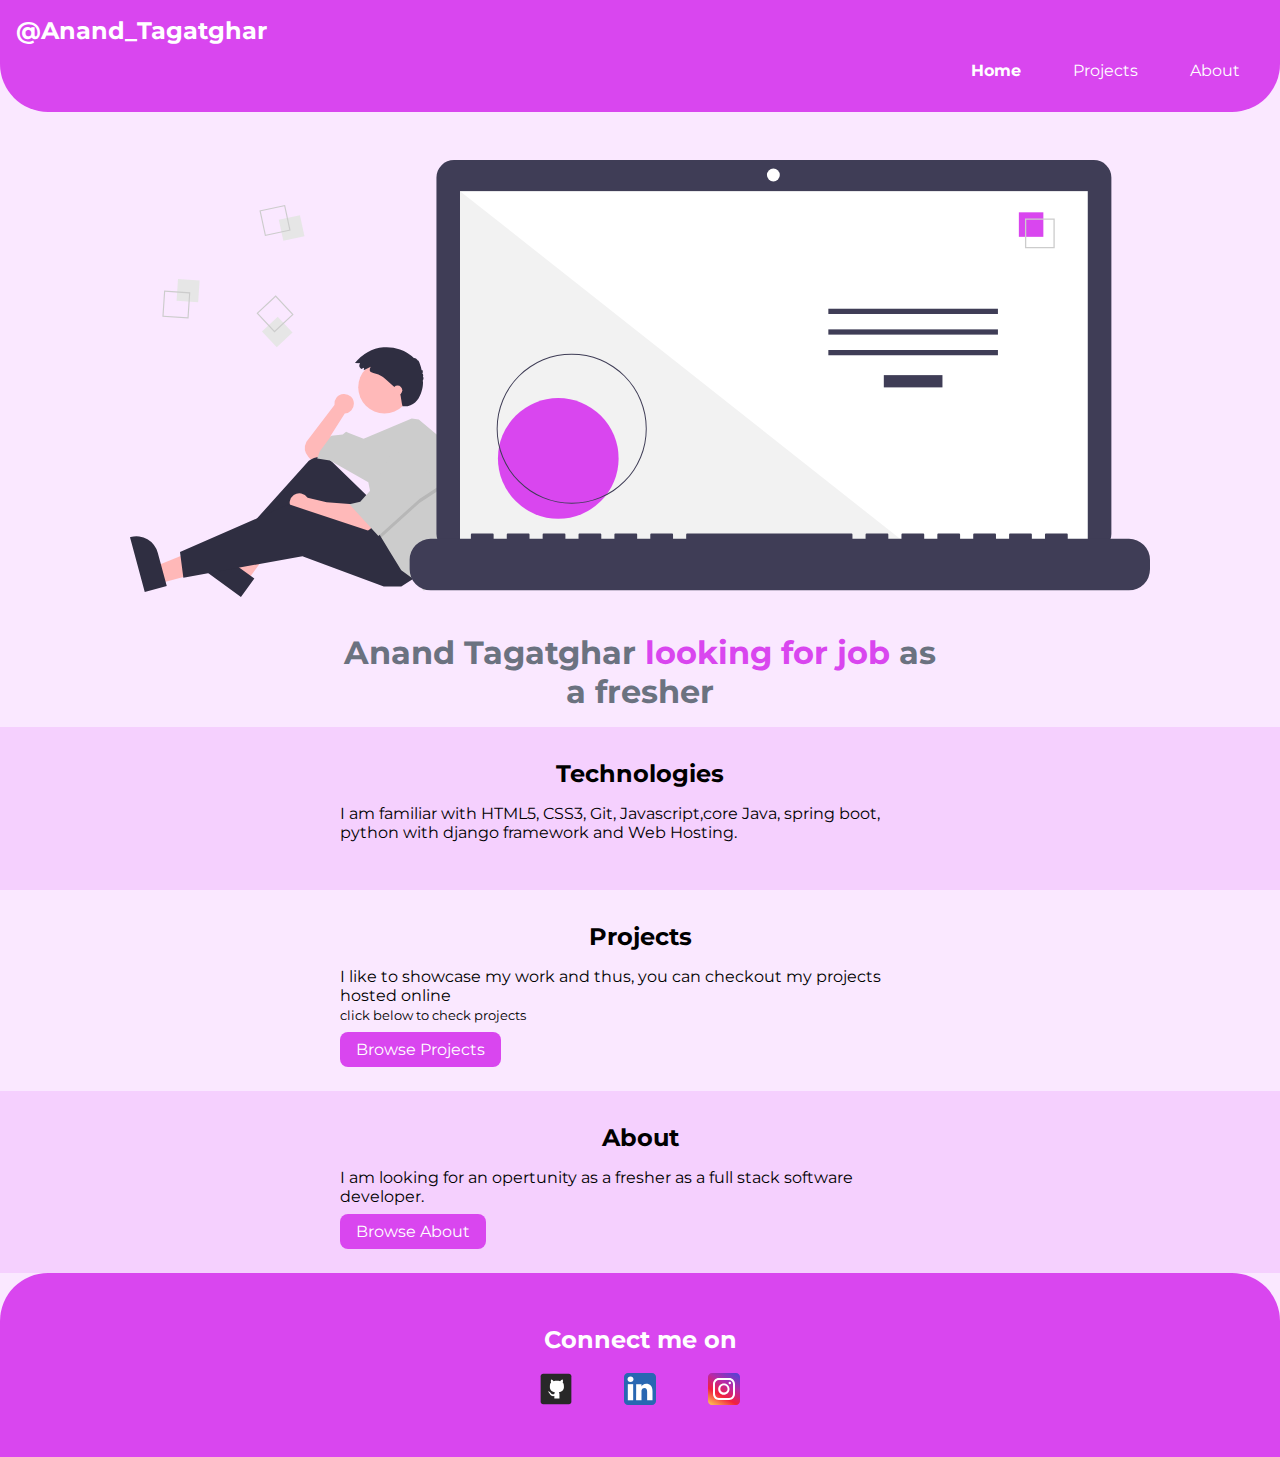
<file: index.html>
<!DOCTYPE html>
<html lang="en">

<head>
    <meta charset="UTF-8">
    <meta name="viewport" content="width=device-width, initial-scale=1.0">
    <title>Anand_Tagatghar | Home</title>
    <link rel="stylesheet" href="myStyle.css">
</head>

<body>
  <!-- navigation part  -->

  <nav class="navigation">
      <div class="container">
          <div class="brandName">@Anand_Tagatghar</div>
          <ul class="un-bulleted-list inline-lists">
              <li>
                  <a class="links active" href="/">Home</a>
              </li>
              <li>
                  <a class="links" href="https://tagatghar024anand.netlify.app/#projects">Projects</a>
              </li>
              <li>
                  <a class="links" href="https://tagatghar024anand.netlify.app/#About">About</a>
              </li>
          </ul>
      </div>
  </nav>


    <!-- hero part -->

    <header class="container hero">
        <img class="hero-img" src="images/1.svg" alt="hero-image" style = 'padding-top: 2rem;padding-bottom:2rem'>
        <h1 class="hero-heading container-center" >Anand Tagatghar <span class="inverted-heading">looking for job</span> as a fresher</h1>
    </header>

    <!-- section part -->

    <section class="section off-white">
        <h2 class="section-heading">Technologies</h2>
        <div class="container container-center">
            <p>
                I am familiar with HTML5, CSS3, Git, Javascript,core Java, spring boot, python with django framework and Web Hosting.
            </p>
        </div>
    </section>
    <section class="section ">
        <h2 class="section-heading">Projects</h2>
        <div class="container container-center">
            <p>I like to showcase my work and thus, you can checkout my projects hosted online<br><small>click below to check projects</small> </p>
            <a class="links primary-button" href="https://tagatghar024anand.netlify.app/#projects">Browse Projects</a>
        </div>
    </section>
    <section class="section off-white">
        <h2 class="section-heading">About</h2>
        <div class="container container-center">
            <p>I am looking for an opertunity as a fresher as a full stack software developer.</p>
            <a class="links primary-button" href="https://tagatghar024anand.netlify.app/#About">Browse About</a>
        </div>
    </section>

    <!-- footer part  -->

    <footer class="footer">
        <section class="section">
            <h2 class="heading">Connect me on</h2>
            <ul class="un-bulleted-list inline-lists ">
                <li>
                    <a class="links social-icons" href="https://github.com/AnandTagatghar">
                        <img src="images/icons/github.svg" alt="github">
                    </a>
                </li>
                <li>
                    <a class="links social-icons" href="https://www.linkedin.com/in/tagatghar-anand-kumar-958b46206/">
                        <img src="images/icons/linkedin.svg" alt="linkedin">
                    </a>
                </li>
                
                <li>
                    <a class="links social-icons" href="https://www.instagram.com/anand">
                        <img src="images/icons/instagram.svg" alt="instagram">
                    </a>
                </li>
            </ul>
        </section>
    </footer>

</body>

</html>
</file>
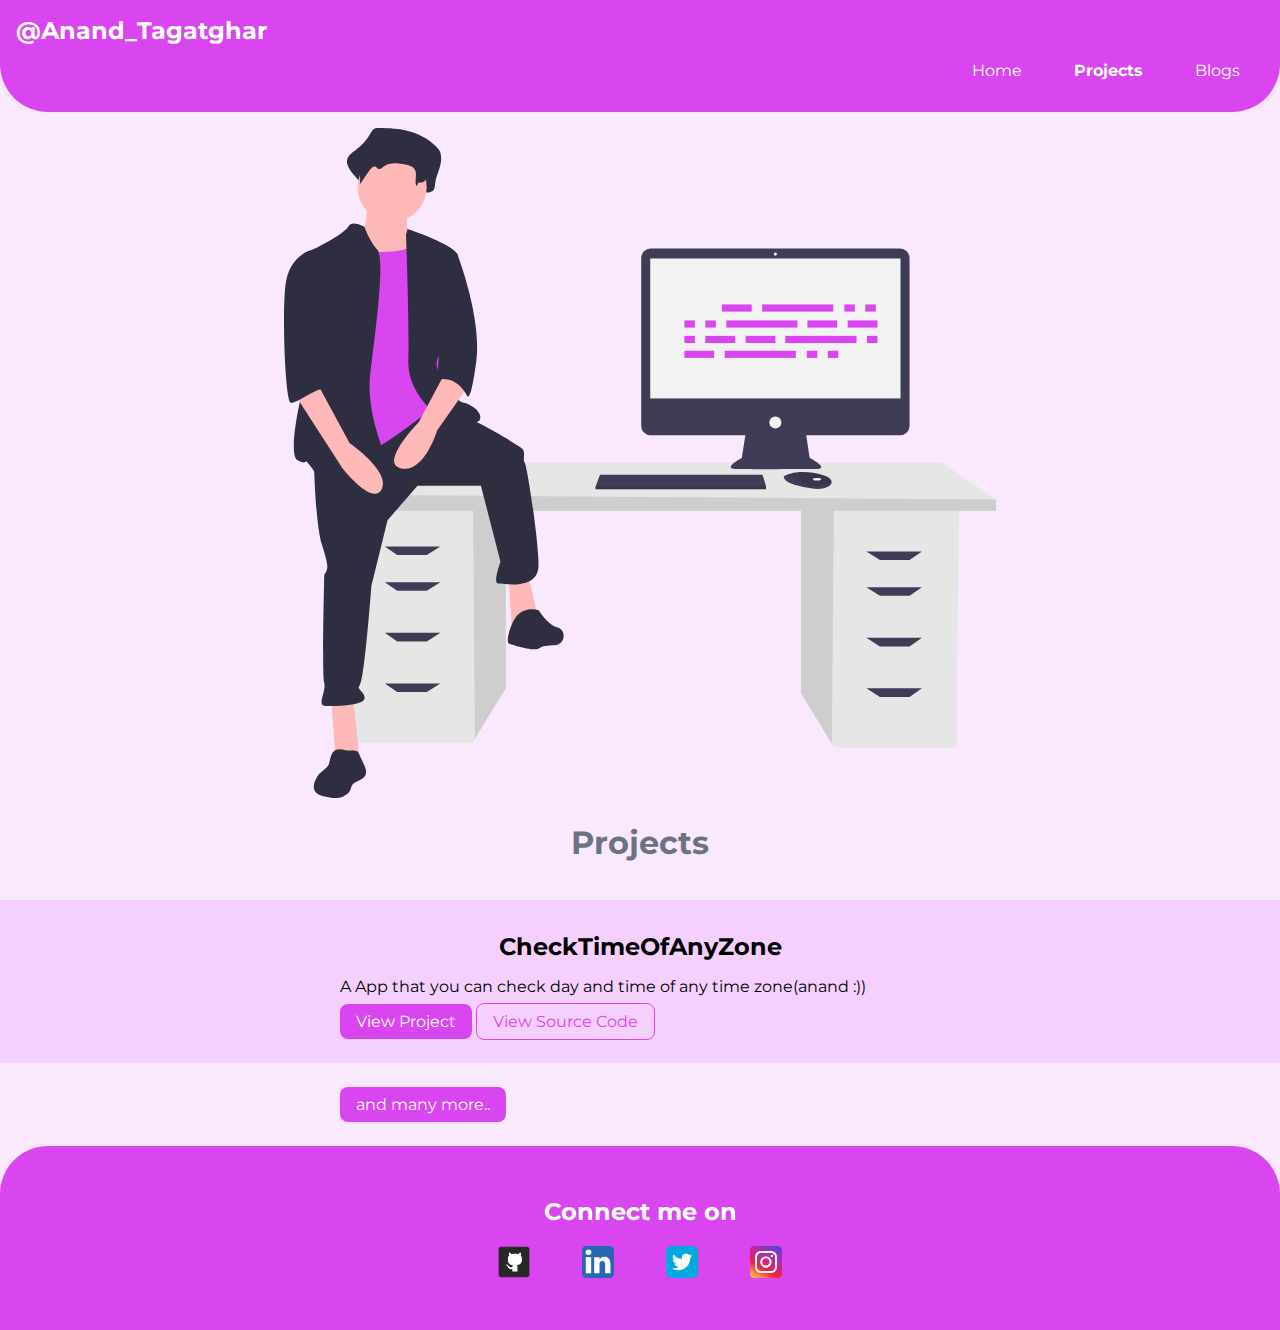
<file: pages/projects.html>
<!DOCTYPE html>
<html lang="en">

<head>
    <meta charset="UTF-8">
    <meta name="viewport" content="width=device-width, initial-scale=1.0">
    <title>Anand_Tagatghar | Projects</title>
    <link rel="stylesheet" href="../myStyle.css">
</head>

<body>
    <!-- navigation part  -->

    <nav class="navigation">
        <div class="container">
            <div class="brandName">@Anand_Tagatghar</div>
            <ul class="un-bulleted-list inline-lists">
                <li>
                    <a class="links" href="../index.html">Home</a>
                </li>
                <li>
                    <a class="links active" href="projects.html">Projects</a>
                </li>
                <li>
                    <a class="links" href="blogs.html">Blogs</a>
                </li>
            </ul>
        </div>
    </nav>

    <!-- hero part -->

    <header class="container hero">
        <img class="hero-img" src="../images/2.svg" alt="hero-image">
        <h1 class="hero-heading">Projects</h1>
    </header>

    <!-- section part -->
    <section class="section off-white">
        <h2 class="section-heading"> CheckTimeOfAnyZone</h2>
        <div class="container container-center">
            <p>A App that you can check day and time of any time zone(anand :))</p>
            <a class="links primary-button" href="https://repl.it/@robinhooda/DoYouKnowMeQuizz?embed=1&output=1">View
                Project</a>
            <a class="links secondary-button" href="https://github.com/robinhooda/DoYouKnowMe_CLI_App">View Source
                Code</a>
        </div>
    </section>

    <section class="section">
        <div class="container container-center">
            <a class="links primary-button" href="https://github.com/AnandTagatghar">and many more..</a>
        </div>
    </section>






    <!-- footer part  -->

    <footer class="footer">
        <section class="section">
            <h2 class="heading">Connect me on</h2>
            <ul class="un-bulleted-list inline-lists ">
                <li>
                    <a class="links social-icons" href="https://github.com/AnandTagatghar">
                        <img src="../images/icons/github.svg" alt="github">
                    </a>
                </li>
                <li>
                    <a class="links social-icons" href="https://www.linkedin.com/in/tagatghar-anand-kumar-958b46206/">
                        <img src="../images/icons/linkedin.svg" alt="linkedin">
                    </a>
                </li>
                <li>
                    <a class="links social-icons" href="https://twitter.com/">
                        <img src="../images/icons/twitter.svg" alt="twitter">
                    </a>
                </li>
                <li>
                    <a class="links social-icons" href="https://www.instagram.com/">
                        <img src="../images/icons/instagram.svg" alt="instagram">
                    </a>
                </li>
            </ul>
        </section>
    </footer>

</body>

</html>
</file>
<file: myStyle.css>
@import url('https://fonts.googleapis.com/css2?family=Montserrat:wght@400;800&display=swap');

:root {
    /* --primary-color: #3B82F6; */
    /* --secondary-color: #EFF6FF;
    --dark-purple: #6366F1;
    --light-gray: #BFDBFE;
    --dark-gray: #6B7280; */
    --primary-color: #D946EF;
    --secondary-color: #FAE8FF;
    --dark-purple: #6366F1;
    --light-Fuchsia: #F5D0FE;
    --dark-gray: #6B7280;
}

body {
    font-family: 'Montserrat', sans-serif;
    background-color: var(--secondary-color);
    margin: 0rem;
}

hr {
    margin: 2rem 0rem;
}

.container {
    padding: 0rem 1rem;
}

.container-center {
    max-width: 600px;
    margin: auto;
}

.links {
    text-decoration: none;
    padding: 0.5rem 1rem;
    border-radius: 0.5rem;
}

.primary-button {
    background-color: var(--primary-color);
    color: white;
}

.secondary-button {
    color: var(--primary-color);
    border: 1px solid var(--primary-color);
}

.un-bulleted-list {
    list-style-type: none;
    padding: 0rem;
}

.inline-lists li {
    display: inline;
    padding: 0rem 0.5rem;
}

.navigation {
    background-color: var(--primary-color);
    padding: 1rem 0rem;
    border-bottom-left-radius: 3rem;
    border-bottom-right-radius: 3rem;
}

.navigation ul {
    text-align: end;
}

.brandName {
    color: white;
    font-weight: bold;
    font-size: 1.5rem;
}

.navigation a {
    color: white;
}

.navigation .active {
    font-weight: bold;
}

.hero {
    text-align: center;
    padding: 1rem;
}

.hero-img {
    max-width: 100%;
}

.hero-heading {


    color: var(--dark-gray);
}

.inverted-heading {
    color: var(--primary-color);
}

.section {
    padding: 2rem 0rem;
}

.section-heading {
    text-align: center;
    margin: 0;
}

.off-white {
    background-color: var(--light-Fuchsia);
}

.footer .section {
    background-color: var(--primary-color);
    border-top-left-radius: 3rem;
    border-top-right-radius: 3rem;
}

.footer .heading,
a {
    color: white;
    text-align: center;
}

.footer ul {
    text-align: center;
    padding: 0rem;
}

.social-icons img{
    height: 2rem;
}
</file>
